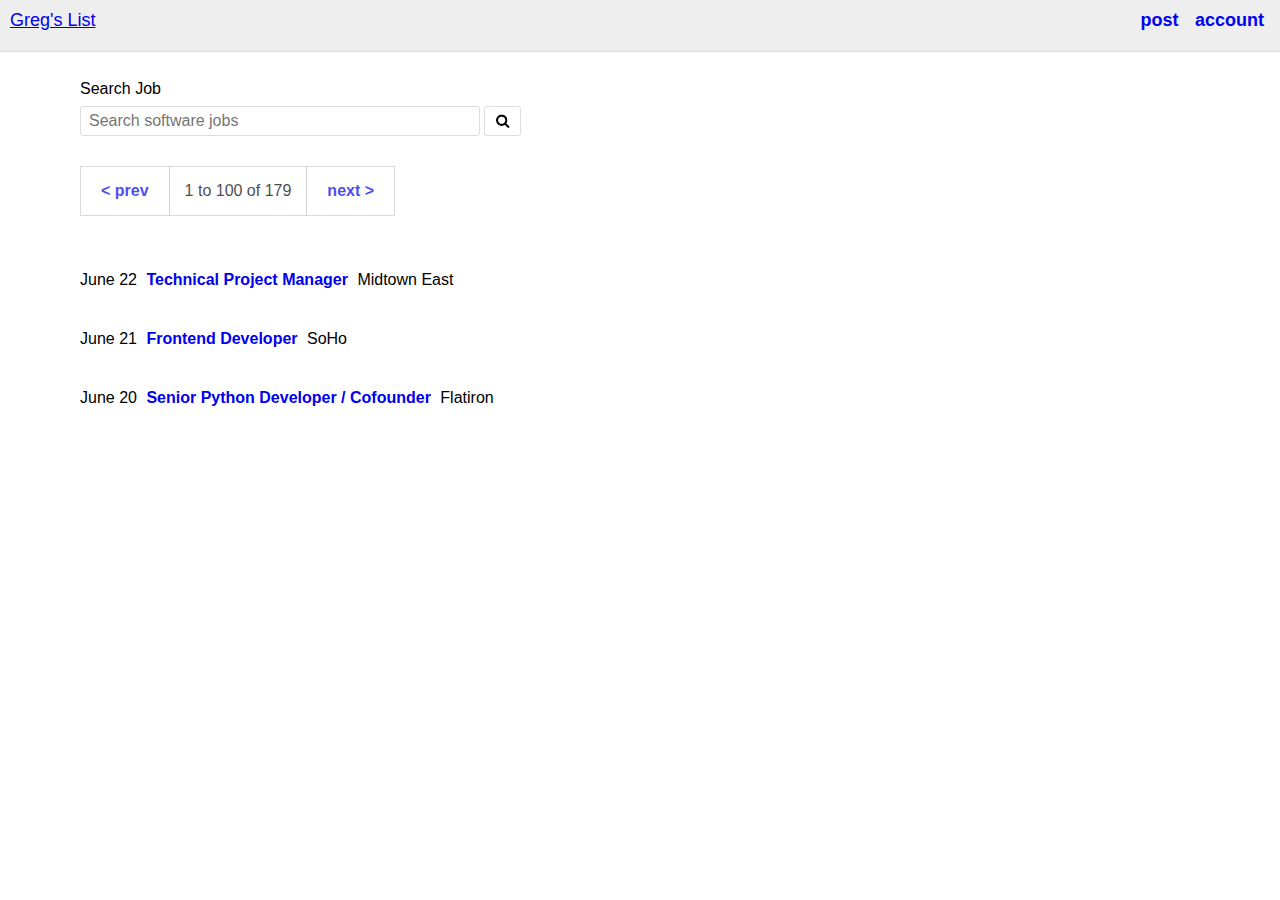
<file: design_challenge.html>
<!DOCTYPE html>
<html>
<head>
	<link rel="stylesheet" type="text/css" href="style/design_challenge.css">
	<title>design challenge</title>
	<meta charset="utf-8">
</head>
<body>
<header>
	<nav>
		<a href="#" class="logo"><p>Greg's List</p></a>
		<div class="nav">
			<a href="#" class="right">post</a>
			<a href="#" class="right">account</a>
		</div>
	</nav>
</header>

<main>
	<section class="search">
		<form>
			<label for="search" class="search-label">Search Job</label>
			<input type="text" name="search" placeholder="Search software jobs" class="ipt">
			<input type="image" class="search-button" src="img/magnifying-glass.png">
		</form>
	</section>
	<table class="table">
		<tr>
			<td class="lt"><a href="#">&lt; prev</a></td>
			<td>1 to 100 of 179</td>
			<td class="rt"><a href="#">next &gt;</a></td>
		</tr>
	</table>
		<div class="container1">
			<div>
				<p>June 22</p>
				<a href="#">Technical Project Manager</a>
				<P>Midtown East</P>
			</div>
			<div>
				<p>June 21</p>
				<a href="#">Frontend Developer</a>
				<p>SoHo</p>
			</div>
			<div>
				<p>June 20</p>
				<a href="#">Senior Python Developer / Cofounder</a>
				<p>Flatiron</p>
			</div>
		</div>
</main>
</body>
</html>
</file>
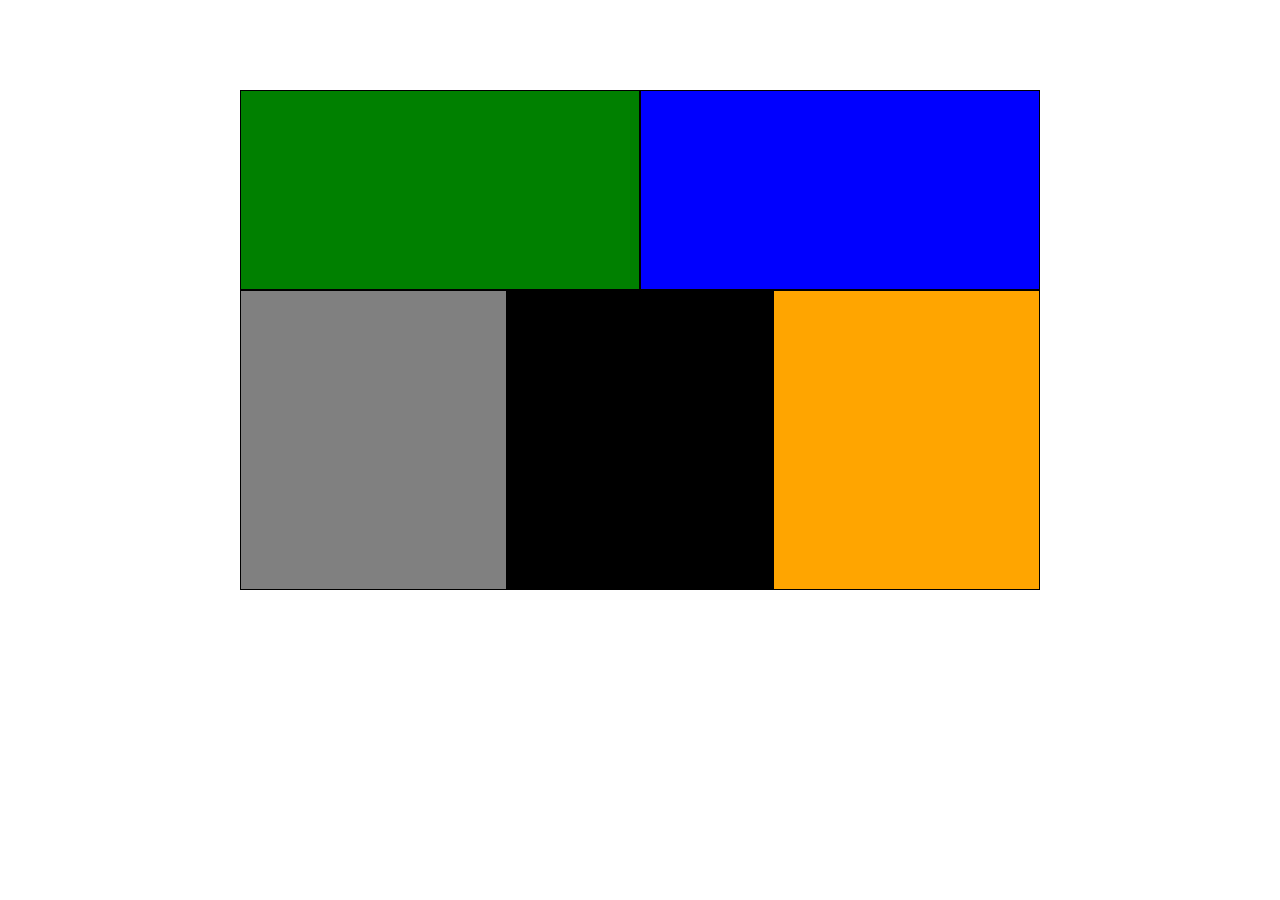
<file: display-exercice.html>
<!DOCTYPE html>
<html>
<head>
  <title></title>
  <meta charset="utf-8">
  <link rel="stylesheet" type="text/css" href="style/display-page.css">
</head>
<body>
	<main>
		<div class="container">
			<div class='centered'>
				<div class='box inner green'></div>
				<div class='box inner blue'></div>
			</div>
			<div class='centered'>
				<div class='box inner1 grey'></div>
				<div class='box inner1 black'></div>
				<div class='box inner1 orange'></div>
			</div>
		</div>
	</main>
</body>
</html>
</file>
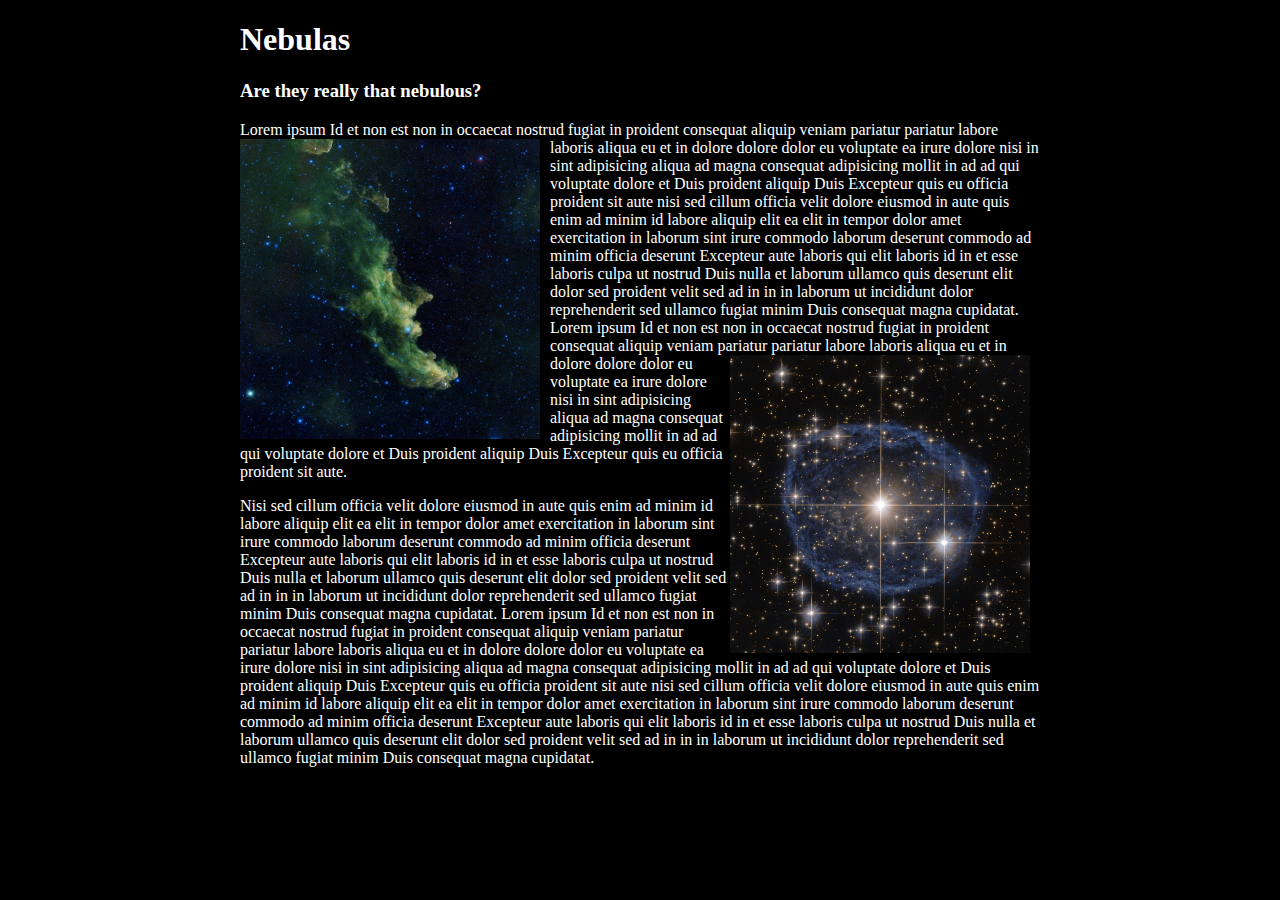
<file: float-exercise.html>
<!DOCTYPE html>
<html>
<head>
	<link rel="stylesheet" type="text/css" href="style/float-page.css">
	<title></title>
</head>
<body>
	<div>
		<div class="txt1">
			<h1>Nebulas</h1>
			<h3>Are they really that nebulous?</h3>
			<p>Lorem ipsum Id et non est non in occaecat nostrud fugiat in proident consequat <img src="img/nebula1.png" class="img1">aliquip veniam pariatur pariatur labore laboris aliqua eu et in dolore dolore dolor eu voluptate ea irure dolore nisi in sint adipisicing aliqua ad magna consequat adipisicing mollit in ad ad qui voluptate dolore et Duis proident aliquip Duis Excepteur quis eu officia proident sit aute nisi sed cillum officia velit dolore eiusmod in aute quis enim ad minim id labore aliquip elit ea elit in tempor dolor amet exercitation in laborum sint irure commodo laborum deserunt commodo ad minim officia deserunt Excepteur aute laboris qui elit laboris id in et esse laboris culpa ut nostrud Duis nulla et laborum ullamco quis deserunt elit dolor sed proident velit sed ad in in in laborum ut incididunt dolor reprehenderit sed ullamco fugiat minim Duis consequat magna cupidatat. Lorem ipsum Id et non est non in occaecat nostrud fugiat in proident consequat aliquip veniam pariatur pariatur labore laboris aliqua eu et in dolore <img src="img/nebula2.png" class="img2">dolore dolor eu voluptate ea irure dolore nisi in sint adipisicing aliqua ad magna consequat adipisicing mollit in ad ad qui voluptate dolore et Duis proident aliquip Duis Excepteur quis eu officia proident sit aute.</p>
			
		</div>
		<div class="txt2">
			
			<p>Nisi sed cillum officia velit dolore eiusmod in aute quis enim ad minim id labore aliquip elit ea elit in tempor dolor amet exercitation in laborum sint irure commodo laborum deserunt commodo ad minim officia deserunt Excepteur aute laboris qui elit laboris id in et esse laboris culpa ut nostrud Duis nulla et laborum ullamco quis deserunt elit dolor sed proident velit sed ad in in in laborum ut incididunt dolor reprehenderit sed ullamco fugiat minim Duis consequat magna cupidatat. Lorem ipsum Id et non est non in occaecat nostrud fugiat in proident consequat aliquip veniam pariatur pariatur labore laboris aliqua eu et in dolore dolore dolor eu voluptate ea irure dolore nisi in sint adipisicing aliqua ad magna consequat adipisicing mollit in ad ad qui voluptate dolore et Duis proident aliquip Duis Excepteur quis eu officia proident sit aute nisi sed cillum officia velit dolore eiusmod in aute quis enim ad minim id labore aliquip elit ea elit in tempor dolor amet exercitation in laborum sint irure commodo laborum deserunt commodo ad minim officia deserunt Excepteur aute laboris qui elit laboris id in et esse laboris culpa ut nostrud Duis nulla et laborum ullamco quis deserunt elit dolor sed proident velit sed ad in in in laborum ut incididunt dolor reprehenderit sed ullamco fugiat minim Duis consequat magna cupidatat.</p>
		</div>
	</div>
</body>
</html>
</file>
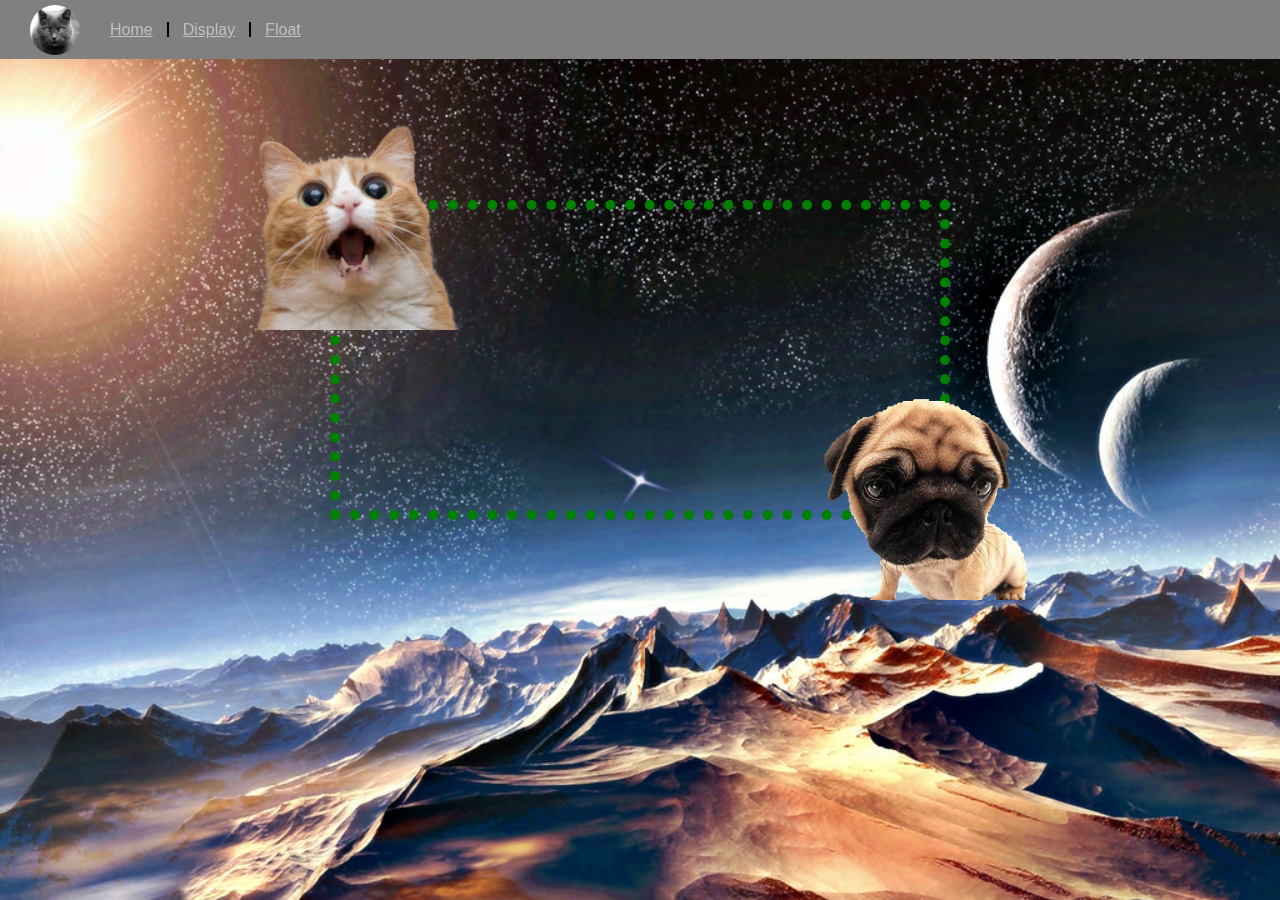
<file: position-exercise.html>
<!DOCTYPE html>
<html>
<head>
	<link rel="stylesheet" type="text/css" href="style/position-page.css">
	<title>position-exercice</title>
</head>
<body>
	<nav>
		<img src="img/icon.png" alt="logo" class="logo">
		<div class="anchor">
			<a href="">Home</a>
			<div class="bar"></div>
		    <a href="">Display</a>
		    <div class="bar"></div>
		    <a href="">Float</a>
	    </div>
	</nav>

	<div class="container">
		<div class="dot">
			<img src="img/spacecat.png" class='cat'>
      		<img src="img/spacedog.png" class='dog'>		
      	</div>
	</div>
</body>
</html>
</file>
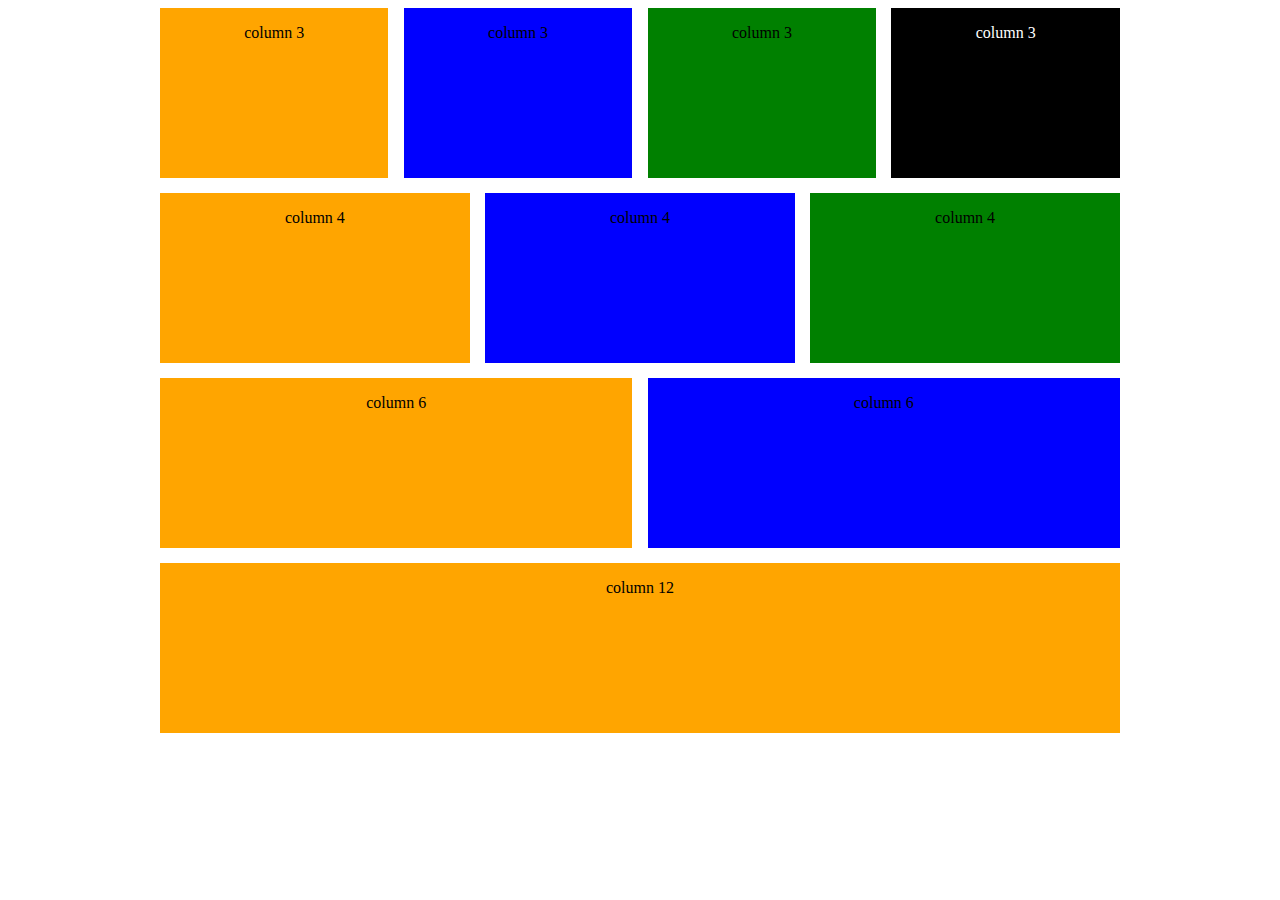
<file: Responsive_Grids.html>
<!DOCTYPE html>
<html>
<head>
	<title>Responsive Grids</title>
	<meta charset="utf-8">
	<link rel="stylesheet" type="text/css" href="style/Responsive_Grids.css">
	<meta name="viewport" content="width=device-width, initial-scale=1">
</head>
<body>
		<div class="row">
			<div class="column-3 orange column"><p>column 3</p></div>
			<div class="column-3 blue column"><p>column 3</p></div>
			<div class="column-3 green column"><p>column 3</p></div>
			<div class="column-3 black column"><p class="white">column 3</p></div>
		</div>
		<div class="row">
			<div class="column-4 orange column"><p>column 4</p></div>
			<div class="column-4 blue column"><p>column 4</p></div>
			<div class="column-4 green column"><p>column 4</p></div>
		</div>
		<div class="row">
			<div class="column-6 orange column"><p>column 6</p></div>
			<div class="column-6 blue column"><p>column 6</p></div>
		</div>
		<div class="row">
			<div class="column-12 orange column"><p>column 12</p></div>
		</div>
</body>
</html>
</file>
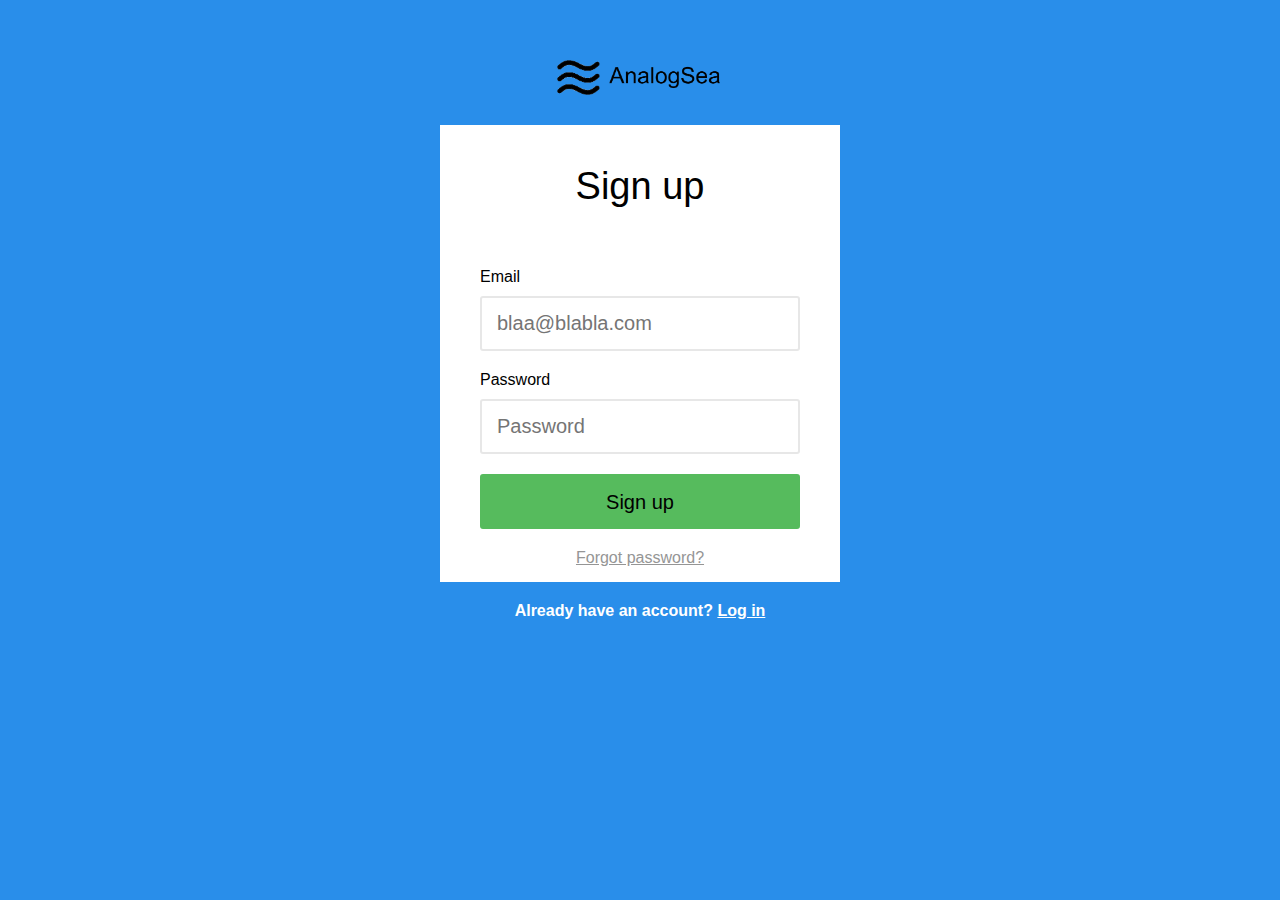
<file: signup_page.html>
<!DOCTYPE html>
<html>
<head>
	<link rel="stylesheet" type="text/css" href="style/signup_page.css">
	<meta charset="utf-8">
	<title>signup page</title>
</head>
<body>
	<p><img src="img/logo.png" class="logo"></p>
	<form role="form" action="/signup" method="post">
		<fieldset>
			<legend>Sign up</legend>
			<label for="email">Email</label>
			<input type="email" name="email" class="email" placeholder="blaa@blabla.com" required>
			<label for="password">Password</label>
			<input type="password" name="password" class="password" placeholder="Password" required>
		</fieldset>
		<input type="submit" class="button"  name="button" value="Sign up">
		<a href="/forgot_password/new"><p class="fpwd">Forgot password?</p></a>
	</form>
	<section>
		<p>Already have an account? <a href="/login">Log in</a></p>
	</section>
</body>
</html>
</file>
<file: style/design_challenge.css>
* {
  box-sizing: border-box;
}
body {
  margin: 0;
  padding: 80px;
  font-family: "Roboto", sans-serif;
  font-size: 16px;
}
nav{
  margin-bottom: 20px;
}
section{
	margin-bottom: 30px;	
}
a {
  text-decoration: none;
}
a:hover {
  text-decoration: underline;
}
header {
  position: fixed;
  top: 0;
  left: 0;
  right: 0;
  background-color: #EEEEEE;
  border-bottom: 1px solid #DDDDDD;
}
.nav {
  position: absolute;
  top: 10px;
  right: 10px;
}
.right {
  font-size: 18px;
  padding: 0 6px;
}
.logo {
  display: inline-block;
  font-weight: 800;
  
}
.logo p {
  font-size: 18px;
  font-weight: normal;
  cursor: pointer; 
  margin: 0;
  padding-top: 10px;
  margin-left: 5px;
}
.search .search-label {
  display: block;
  margin-bottom: 8px;
}
.search .ipt, 
.search .search-button {
  display: inline-block;
  border: 1px solid #DDDDDD;
  border-radius: 3px;
}
.search input {
  font-size: 16px; 
  font-weight: 500;
  width: 400px;
  height: 30px;
  padding: 0 5px 0 8px;
  
}
.search .search-button {
  width: 37px;
  height: 30px;
  padding: 2px 6px 3px 6px;
  background-color: white;
  vertical-align: bottom;
}

.table{
	border-collapse: collapse;
    border: 1px solid #cbcbcb;
    opacity: .7;
}
.lt{
	border-right: 1px solid silver;
}
.rt{
	border-left: 1px solid silver;
}

.table td{
	padding:15px;
	text-align: center;
}
div p{
	text-align: left;
	display: inline-block;
	margin-top: 25px;
	font-size: 16px;
}
.container1{
	margin-top: 30px;
}
a{
	font-weight: bold;
	padding-left: 5px;
	padding-right: 5px;
}
</file>
<file: style/display-page.css>
*{
	box-sizing: border-box;
}
main {
  font-size: 0;
}


.container {
  margin-top: 90px;
  margin-left: auto;
  margin-right: auto;
  width: 800px;
}

.box {
  border: 1px solid black;
  display: inline-block;
}

.inner {
  width: 50%;
  height: 200px;
}

.inner1 {
  width: 33.33%;
  height: 300px;
}

.black {
  background-color: black;
  border: 1px solid;
}

.green {
  background-color: green;
}

.grey {
  background-color: grey;
}

.blue {
  background-color: blue;
}

.orange {
  background-color: orange
}

.centered {
  text-align: center;
}
</file>
<file: style/float-page.css>
*{
	color: white;

}
body{
	background-color: black;
	width: 800px;
	margin-left: auto;
	margin-right: auto;
}
.img1, .img2{
	margin-right: 10px;
	width: 300px;
}
.img1{
	float: left;
}
.img2{
	float: right;
}
</file>
<file: style/position-page.css>
*{
	margin: 0;
} 
body{
	background-image: url("../img/outerspace_landscape.jpeg");
	background-repeat: no-repeat;
	background-size: cover; 
}
nav{
	top: 0;
	padding: 20px;
	background-color: grey;
	width: 100%;
	position: fixed;
}
.logo{
	position: absolute;
	border-radius: 50%;
	width: 50px;
	top: 5px;
	left: 30px;
}
.anchor{
	left: 90px;
	position: relative;
}
a{
	color: silver;
	font-family: helvetica;
}
nav a:hover {
  color: black;
}
.bar{
	background-color: black;
	width: 2px;
	height: 15px;
	position: relative;
	top: 2px;
	margin-left: 10px;
	margin-right: 10px;
	display: inline-block;
}
.dot{
	position: relative;
	width: 600px;
  	height: 300px;
  	border: 10px dotted green;
  	margin-left: auto;
	margin-right: auto;
	margin-top: 200px;
}
.cat{
	position: absolute;
	top: -90px;
	left: -90px;
	width: 210px
}
.dog{
	position: absolute;
	bottom: -90px;
	right: -90px;
	width: 210px;
}
</file>
<file: style/Responsive_Grids.css>
.row, 
.column{
    box-sizing: border-box;
    min-height: 170px;
}
.column-3 {
    width: 23.8%;
}
.column-4 {
    width: 32.2666666667%;
}
.column-6 {
    width: 49.2%;
}
.column-12 {
    width: 100%;
}
.orange{
	background-color: orange;
}
.black{
	background-color: black;
}
.green{
	background-color: green;
}
.blue{
	background-color: blue;
}
.column + .column {
    margin-left: 1.6%;
}
.column {
    position: relative;
    float: left;
    display: inline-block;
}
.row {
  max-width: 1000px;
  padding-left: 20px;
  padding-right: 20px;
  margin: 0 auto;
  margin-bottom: 15px;
}
p{
	text-align: center;
}
.white{
	color: white;
}

@media only screen and (max-width: 690px) {
	.column-3, .column-4, .column-6,.column-12{
		width: 100%;
		float: left;
	}
	.column + .column {
    	margin-left: 0;
	}
	.row .column-3:nth-child(1){
		margin-top: 70px;
	}
	.row .column-3:nth-child(4){
		margin-bottom: 20px;
	}
	.row .column-4:nth-child(3){
		margin-bottom: 20px;
	}
	.row .column-6:nth-child(2){
		margin-bottom: 20px;
	}
}
</file>
<file: style/signup_page.css>
*{
	box-sizing: border-box;
	font-family: helvetica;
	margin: 0;
}
body{
	background-color: #298eea;
	position: relative;
	top: 60px;
}
.logo{
	 vertical-align: middle;
}
form{
	margin-right: auto;
	margin-left: auto;
	background-color: #fff;
	width: 400px;

}

fieldset{
	border:transparent;
	padding: 0 40px 20px 40px;
}
legend, p{
	text-align: center;
}

legend{
	font-size: 38px;
	padding: 40px;
}
input, label{
	margin-right: auto;
	margin-left: auto;
	display: block;
}
label{
	margin-bottom: 10px;
	margin-top: 20px;
}
input{
	width: 320px;
	height: 55px;
	font-size: 20px;
	padding: 15px;
	border: 2px solid #e7e7e7;
	border-radius: 3px;
}

.button{
	background-color: #56bb5d; 
	border: 2px solid #56bb5d;
	cursor: pointer;
}
img{
	height: 35px;
	margin-bottom: 30px;
}
section p, a{
	color: #fff;
}
section p{
	padding-top: 20px;
	font-weight: bold;
}
form a{
	color: #959595;
	padding-bottom: 40px;
	padding-top: 20px;
}
.fpwd{
	text-align: center;
	padding-bottom: 15px;
	padding-top: 20px;
}
</file>
